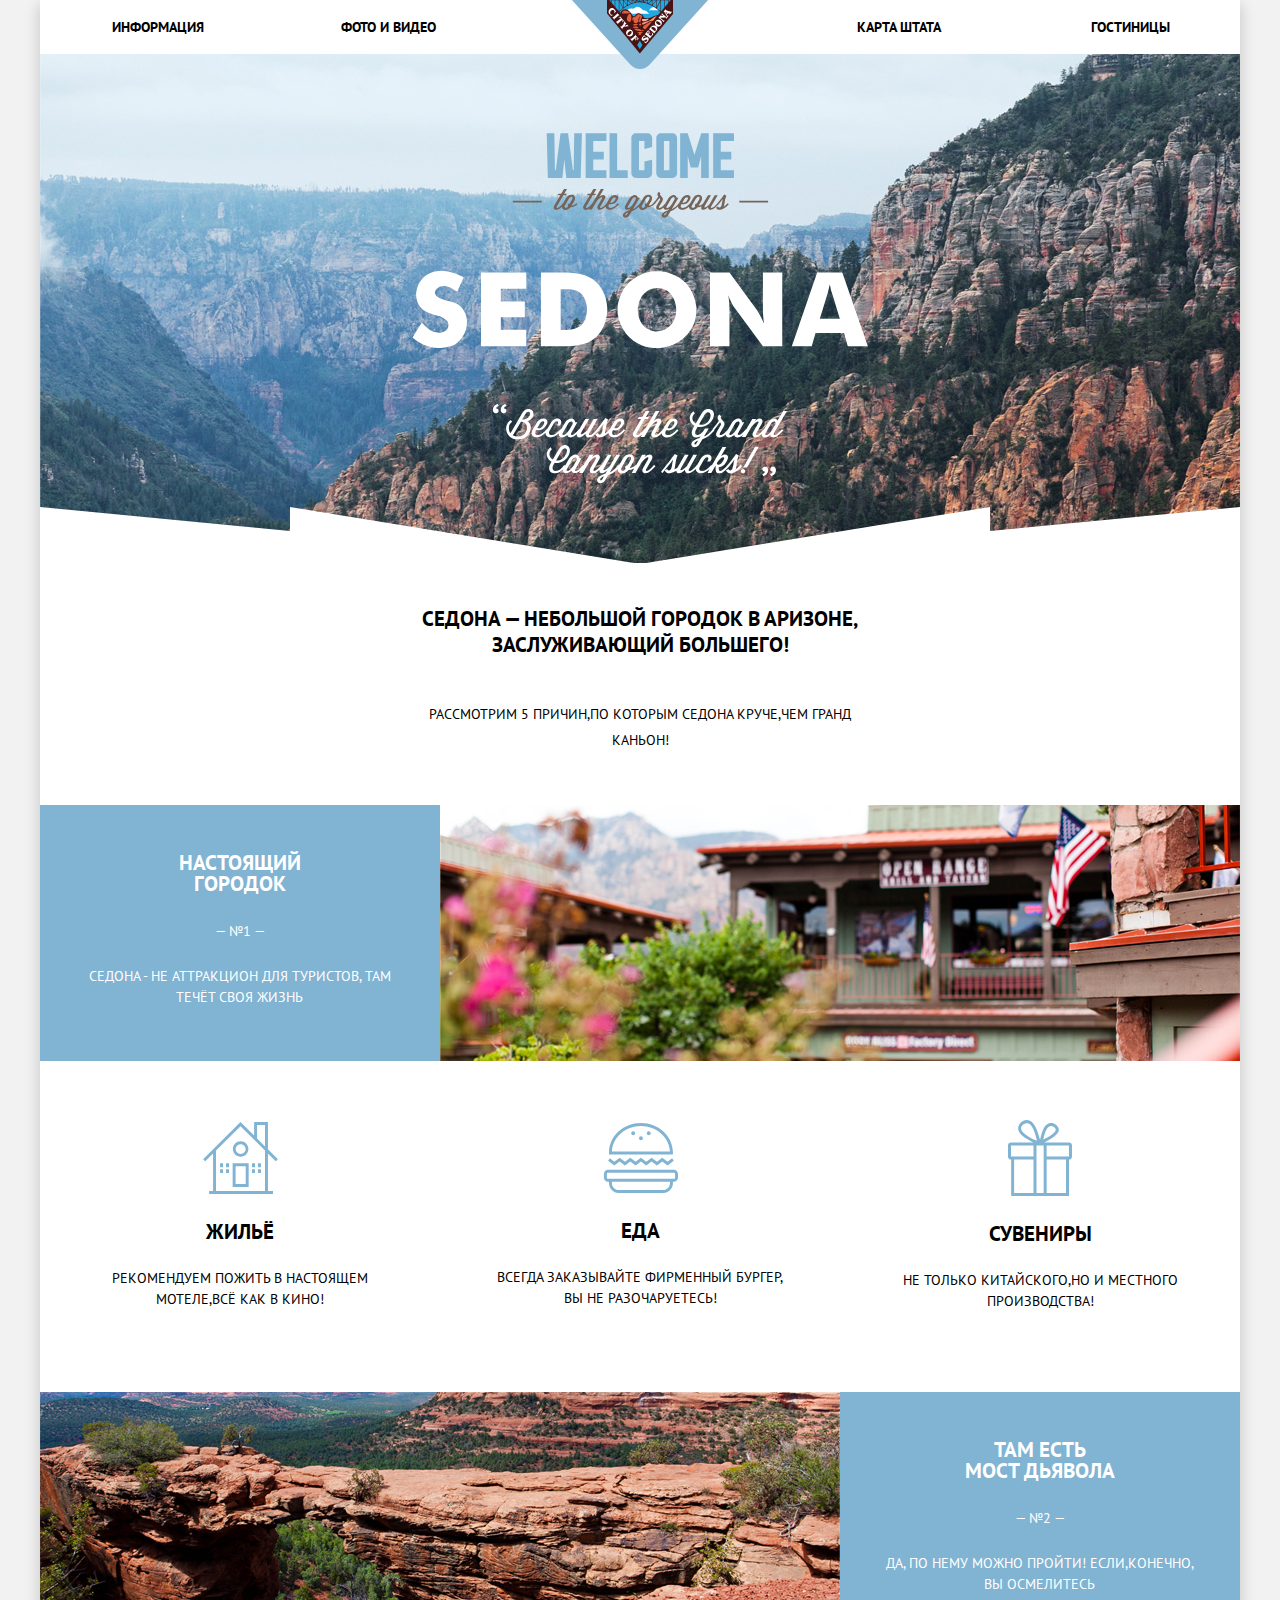
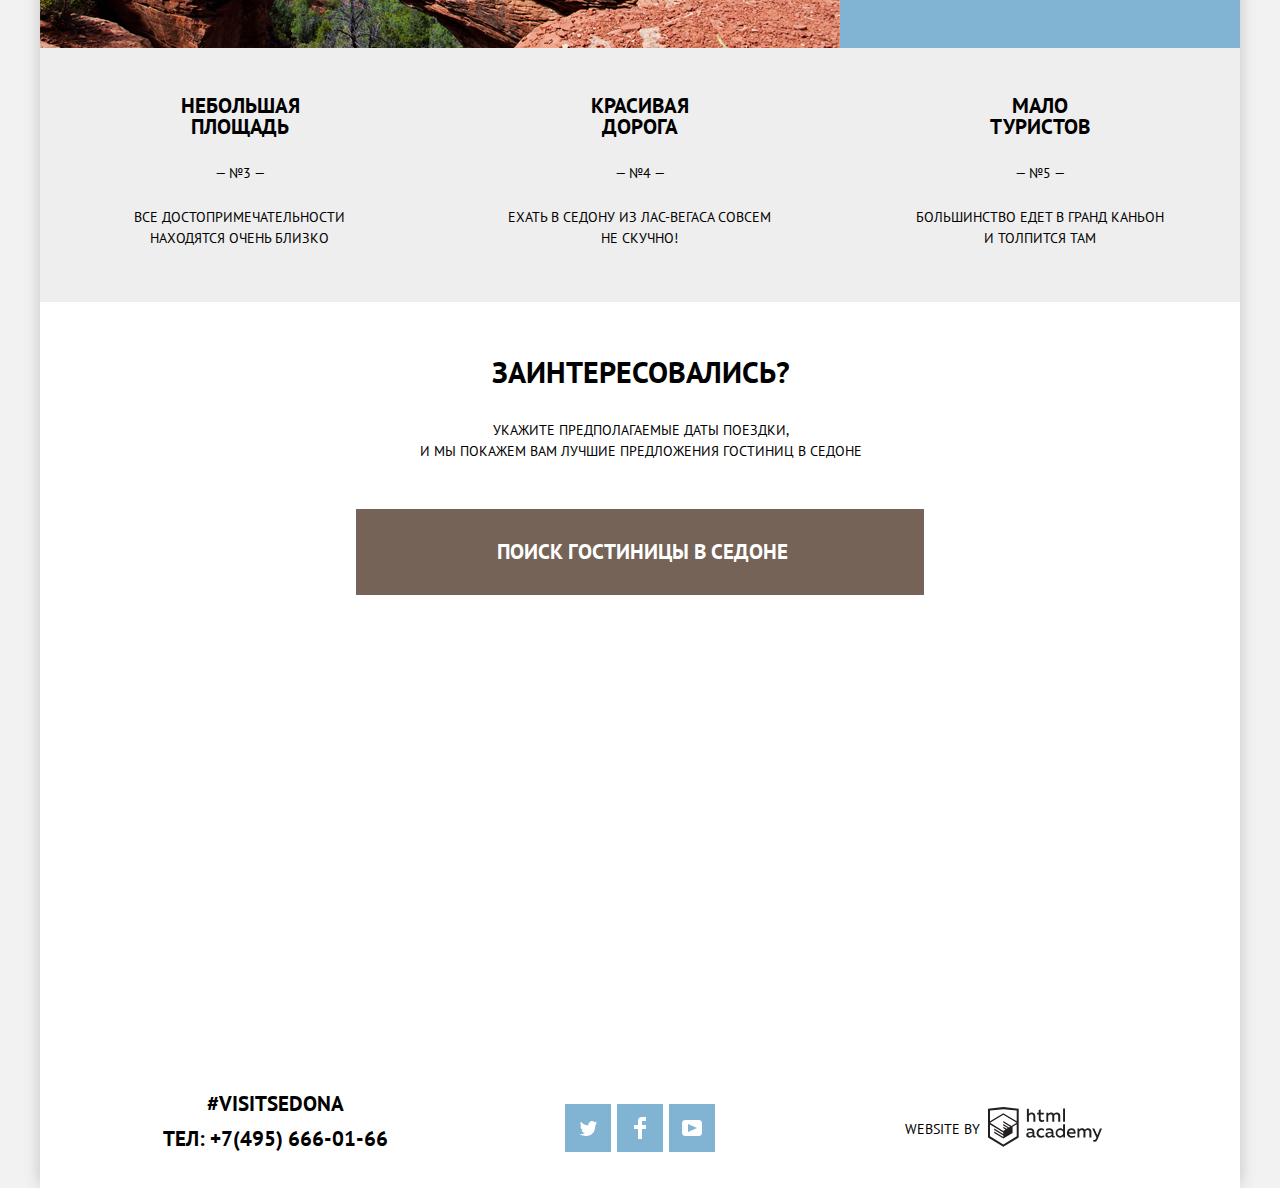
<file: index.html>
<!DOCTYPE html>
<html class="page" lang="ru">
<head>
	<meta charset="utf-8">
	<title>Проект: Седона</title>
	<link href="https://fonts.googleapis.com/css2?family=PT+Sans:wght@400;700&display=swap" rel="stylesheet">
	<link href="css/min-normalize.css" rel="stylesheet">
	<link href="css/min-style.css" rel="stylesheet">
</head>
<body class="page-body">
	<div class="content">
		<header class="main-header">
			<a class="logo-sedona"><img alt="Лого" height="70" src="img/logo-sedona.svg" width="138"></a>
			<nav class="main-navigation">
				<ul class="menu-list">
					<li class="menu-item">
						<a class="menu-item-link" href="blank.html">Информация</a>
					</li>
					<li class="menu-item">
						<a class="menu-item-link" href="blank.html">Фото и Видео</a>
					</li>
					<li class="menu-item">
						<a class="menu-item-link" href="blank.html">Карта штата</a>
					</li>
					<li class="menu-item">
						<a class="menu-item-link" href="inner.html">Гостиницы</a>
					</li>
				</ul>
			</nav>
		</header>
		<main class="container">
			<div class="background"><img alt="Welcome" class="background2" height="351" src="img/welcome.svg" width="457"></div>
			<div class="about-reasons">
				<h2 class="reasons-title">седона — небольшой городок в аризоне,<br>
				заслуживающий большего!</h2>
				<p class="reasons-description">рассмотрим 5 причин,по которым седона круче,чем гранд каньон!</p>
			</div>
			<section>
				<div class="reasons">
					<div class="reasons-with-image">
						<h2 class="reasons-name white">настоящий<br>
						городок</h2>
						<p class="reasons-number white">— №1 —</p>
						<p class="reasons-text white">седона - не аттракцион для туристов, там<br>
						течёт своя жизнь</p>
					</div>
					<div><img alt="Фото террасы" class="reason-photo" height="256" src="img/image.jpg" width="800"></div>
				</div>
				<div class="specials">
					<div class="specials-type">
						<svg height="72" viewbox="0 0 75 72" width="75" xmlns="http://www.w3.org/2000/svg">
						<path clip-rule="evenodd" d="M45.656 65.033H29.656V41.21H45.656V65.033ZM42.718 44.134H32.593V62.11H42.718V44.134Z" fill="#81B3D2" fill-rule="evenodd"></path>
						<path clip-rule="evenodd" d="M72.7711 39.253L74.8471 37.185L64.9391 27.32V0H51.1271V13.567L37.5001 0L0.1521 37.185L2.2291 39.253L10.0611 31.458V69.076H6.1241V72H69.9991V69.076H64.9401V31.458L72.7711 39.253ZM62.0021 69.076H12.9991V28.534L37.5001 4.149L62.0021 28.534V69.076ZM54.0641 16.492L62.0021 24.394V2.924H54.0641V16.492Z" fill="#81B3D2" fill-rule="evenodd"></path>
						<path clip-rule="evenodd" d="M37.656 34.7929C33.376 34.7929 29.906 31.3409 29.906 27.0799C29.906 22.8209 33.375 19.3669 37.656 19.3669C41.935 19.3669 45.406 22.8209 45.406 27.0799C45.406 31.3409 41.935 34.7929 37.656 34.7929ZM42.625 27.0799C42.625 24.3489 40.4 22.1349 37.656 22.1349C34.911 22.1349 32.686 24.3489 32.686 27.0799C32.686 29.8119 34.91 32.0279 37.656 32.0279C40.4 32.0279 42.625 29.8119 42.625 27.0799ZM17.061 41.2099H20.061V45.1289H17.061V41.2099ZM25.999 41.2099H22.999V45.1289H25.999V41.2099ZM17.061 47.1819H20.061V51.1009H17.061V47.1819ZM25.999 47.1819H22.999V51.1009H25.999V47.1819ZM48.998 41.2099H51.998V45.1289H48.998V41.2099ZM57.936 41.2099H54.936V45.1289H57.936V41.2099ZM48.998 47.1819H51.998V51.1009H48.998V47.1819ZM57.936 47.1819H54.936V51.1009H57.936V47.1819Z" fill="#81B3D2" fill-rule="evenodd"></path></svg>
						<h2 class="specials-name">жильё</h2>
						<p class="specials-description">рекомендуем пожить в настоящем<br>
						мотеле,всё как в кино!</p>
					</div>
					<div class="specials-type">
						<svg height="70" viewbox="0 0 75 70" width="75" xmlns="http://www.w3.org/2000/svg">
						<path clip-rule="evenodd" d="M8.97802 31.544H69.855C69.896 30.925 69.924 30.303 69.924 29.674C69.924 29.2812 69.9081 28.8934 69.8922 28.5046V28.5045L69.892 28.501C69.227 12.657 55.186 0 37.952 0C20.719 0 6.67702 12.657 6.01302 28.501C5.99602 28.891 5.98102 29.281 5.98102 29.674C5.98102 30.303 6.00902 30.925 6.05102 31.544H8.97802ZM21.957 42.465L16.634 38.406L11.308 42.465L5.12002 37.751L6.84102 35.294L11.308 38.695L16.635 34.638L21.958 38.695L27.283 34.638L32.611 38.695L37.939 34.638L43.267 38.695L48.596 34.638L53.923 38.695L59.253 34.639L64.589 38.696L69.063 35.293L70.783 37.752L64.589 42.464L59.253 38.405L53.923 42.465L48.596 38.406L43.267 42.465L37.939 38.406L32.611 42.465L27.283 38.406L21.957 42.465ZM5.05102 46.71H70.854C73.128 46.71 74.988 48.65 74.988 51.023V54.527C74.988 56.899 73.127 58.84 70.853 58.84H69.923V59.893C69.923 65.429 65.581 69.958 60.275 69.958H15.629C10.322 69.958 5.98102 65.429 5.98102 59.893V58.84H5.05102C2.77702 58.84 0.916016 56.899 0.916016 54.527V51.023C0.916016 48.65 2.77702 46.71 5.05102 46.71ZM60.276 66.915C63.987 66.915 67.006 63.765 67.006 59.894H67.005V58.841H8.89802V59.894C8.89802 63.765 11.918 66.915 15.629 66.915H60.276ZM72.071 54.527C72.071 55.215 71.513 55.798 70.853 55.798H5.05102C4.39102 55.798 3.83402 55.216 3.83402 54.527V51.023C3.83402 50.335 4.39202 49.752 5.05102 49.752H70.853C71.513 49.752 72.071 50.334 72.071 51.023V54.527ZM66.973 28.501C66.302 14.359 53.543 3.043 37.952 3.043C22.361 3.043 9.60402 14.359 8.93102 28.501H66.973Z" fill="#81B3D2" fill-rule="evenodd"></path>
						<path d="M37.9521 17.29C39.0263 17.29 39.8971 16.3811 39.8971 15.26C39.8971 14.1388 39.0263 13.23 37.9521 13.23C36.8779 13.23 36.0071 14.1388 36.0071 15.26C36.0071 16.3811 36.8779 17.29 37.9521 17.29Z" fill="#81B3D2"></path>
						<path d="M30.1721 12.26C31.2468 12.26 32.1181 11.3511 32.1181 10.23C32.1181 9.10881 31.2468 8.19995 30.1721 8.19995C29.0973 8.19995 28.2261 9.10881 28.2261 10.23C28.2261 11.3511 29.0973 12.26 30.1721 12.26Z" fill="#81B3D2"></path>
						<path d="M45.7321 12.26C46.8069 12.26 47.6781 11.3511 47.6781 10.23C47.6781 9.10881 46.8069 8.19995 45.7321 8.19995C44.6574 8.19995 43.7861 9.10881 43.7861 10.23C43.7861 11.3511 44.6574 12.26 45.7321 12.26Z" fill="#81B3D2"></path></svg>
						<h2 class="specials-name">еда</h2>
						<p class="specials-description">всегда заказывайте фирменный бургер,<br>
						вы не разочаруетесь!</p>
					</div>
					<div class="specials-type">
						<svg height="77" viewbox="0 0 64 77" width="64" xmlns="http://www.w3.org/2000/svg">
						<path clip-rule="evenodd" d="M61.097 23.501H36.312C50.125 16.602 51.229 12.25 50.72 9.816C49.558 5.853 45.028 2.793 40.718 4.409C35.149 6.498 33.581 14.797 32.074 20.796C30.15 14.726 28.29 6.982 23.938 3.059C22.677 1.921 20.843 0.794999 18.175 1.031C14.149 1.387 8.373 6.413 10.717 12.012C12.968 17.39 20.404 20.789 25.295 23.501H2.879C1.29355 23.5026 0.00715075 24.7846 0 26.37V37.692C0.00715075 39.2774 1.29355 40.5594 2.879 40.561H3.153V77H60.994V40.561H61.097C62.6828 40.5599 63.9698 39.2778 63.977 37.692V26.37C63.9698 24.7842 62.6828 23.5021 61.097 23.501ZM42.413 6.944C44.516 6.634 47.395 8.243 47.668 10.153C48.061 12.909 44.268 15.408 42.582 16.574C40.059 18.318 37.654 19.217 35.295 20.629C36.179 16.939 37.844 7.618 42.413 6.944ZM19.531 16.912C17.306 15.427 12.987 12.481 13.091 9.141C13.203 5.546 18.834 2.571 21.905 5.255C25.761 8.626 27.618 16.36 29.024 21.812C25.775 20.273 22.696 19.024 19.531 16.912ZM25.503 74.026H6.136V40.561H25.504V74.026H25.503ZM25.503 37.524H3.046V26.538H25.503V37.524ZM35.66 37.524V74.027H28.486V26.538H35.66V37.524ZM58.011 74.026H38.644V40.561H58.011V74.026ZM60.931 37.524H38.644V26.538H60.931V37.524Z" fill="#81B3D2" fill-rule="evenodd"></path></svg>
						<h2 class="specials-name">Сувениры</h2>
						<p class="specials-description">не только китайского,но и местного<br>
						производства!</p>
					</div>
				</div>
				<div class="reasons reasons--reverse">
				<div class="reasons-with-image">
					<h2 class="reasons-name white">там есть<br>
					мост дьявола</h2>
					<p class="reasons-number white">— №2 —</p>
					<p class="reasons-text white">да, по нему можно пройти! если,конечно, вы осмелитесь</p>
				</div><img alt="Фото террасы" height="256" src="img/image-2.jpg" width="800"></div>
				<div class="reasons">
					<div class="reasons-information">
						<h2 class="reasons-name">небольшая<br>
						площадь</h2>
						<p class="reasons-number">— №3 —</p>
						<p class="reasons-text">все достопримечательности<br>
						находятся очень близко</p>
					</div>
					<div class="reasons-information">
						<h2 class="reasons-name">красивая<br>
						дорога</h2>
						<p class="reasons-number">— №4 —</p>
						<p class="reasons-text">ехать в седону из лас-вегаса совсем<br>
						не скучно!</p>
					</div>
					<div class="reasons-information">
						<h2 class="reasons-name">мало<br>
						туристов</h2>
						<p class="reasons-number">— №5 —</p>
						<p class="reasons-text">большинство едет в гранд каньон<br>
						и толпится там</p>
					</div>
				</div>
			</section>
			<div class="search">
				<h2 class="search-title">заинтересовались?</h2>
				<p class="search-description">укажите предполагаемые даты поездки,<br>
				и мы покажем вам лучшие предложения гостиниц в седоне</p>
			</div>
			<div class="hotel-form">
				<a class="search-hotel" href="form.html"><span class="search-hotel-link">поиск гостиницы в седоне</span></a>
				<div class="modal search-container">
					<form action="https://echo.htmlacademy.ru" class="search-form" method="post">
						<div class="filter-hotel-form">
							<div class="date-information">
								<p class="date"><label for="arriving-date">дата заезда:</label></p>
								<div class="date-inputzone">
									<input class="search-field arriving" id="arriving-date" name="date" placeholder="24 апреля 2017" type="text" value=""> <button class="calendar" type="button"><svg height="23" viewbox="0 0 21 23" width="21" xmlns="http://www.w3.org/2000/svg">
									<path clip-rule="evenodd" d="M16.406 3.02498H19.251C20.217 3.02498 21 3.84698 21 4.86198V21.164C21 22.179 20.217 23 19.251 23H1.75C0.784 23 0 22.179 0 21.164V4.86198C0 3.84698 0.784 3.02498 1.75 3.02498H4.593V1.64798C4.593 1.26698 4.887 0.958984 5.25 0.958984C5.612 0.958984 5.906 1.26698 5.906 1.64798V3.02498H9.844V1.64798C9.844 1.26698 10.138 0.958984 10.501 0.958984C10.862 0.958984 11.156 1.26698 11.156 1.64798V3.02498H15.094V1.64798C15.094 1.26698 15.387 0.958984 15.75 0.958984C16.112 0.958984 16.406 1.26698 16.406 1.64798V3.02498ZM19.5646 21.484C19.6466 21.3979 19.691 21.2828 19.688 21.164H19.689V4.86198C19.689 4.60898 19.493 4.40298 19.252 4.40298H16.407V5.78098C16.407 6.16198 16.113 6.46998 15.751 6.46998C15.388 6.46998 15.095 6.16198 15.095 5.78098V4.40298H11.157V5.78098C11.157 6.16198 10.863 6.46998 10.502 6.46998C10.139 6.46998 9.845 6.16198 9.845 5.78098V4.40298H5.907V5.78098C5.907 6.16198 5.613 6.46998 5.251 6.46998C4.888 6.46998 4.594 6.16198 4.594 5.78098V4.40298H1.75C1.50263 4.40953 1.30696 4.61458 1.312 4.86198V21.164C1.30696 21.4114 1.50263 21.6164 1.75 21.623H19.251C19.3698 21.6201 19.4826 21.5701 19.5646 21.484Z" fill-rule="evenodd"></path>
									<path clip-rule="evenodd" d="M4.59399 9.2251H7.21899V11.2911H4.59399V9.2251ZM4.59399 12.6681H7.21899V14.7351H4.59399V12.6681ZM7.21899 16.1121H4.59399V18.1781H7.21899V16.1121ZM9.18799 16.1121H11.813V18.1781H9.18799V16.1121ZM11.813 12.6681H9.18799V14.7351H11.813V12.6681ZM9.18799 9.2251H11.813V11.2911H9.18799V9.2251ZM16.406 16.1121H13.781V18.1781H16.406V16.1121ZM13.781 12.6681H16.406V14.7351H13.781V12.6681ZM16.406 9.2251H13.781V11.2911H16.406V9.2251Z" fill-rule="evenodd"></path></svg></button>
								</div>
							</div>
							<div class="date-information departure">
								<p class="date"><label for="departure-date">дата выезда:</label></p>
								<div class="date-inputzone">
									<input class="search-field departure-day" id="departure-date" name="date" placeholder="4 июля 2017" type="text" value=""> <button class="calendar" type="button"><svg height="23" viewbox="0 0 21 23" width="21" xmlns="http://www.w3.org/2000/svg">
									<path clip-rule="evenodd" d="M16.406 3.02498H19.251C20.217 3.02498 21 3.84698 21 4.86198V21.164C21 22.179 20.217 23 19.251 23H1.75C0.784 23 0 22.179 0 21.164V4.86198C0 3.84698 0.784 3.02498 1.75 3.02498H4.593V1.64798C4.593 1.26698 4.887 0.958984 5.25 0.958984C5.612 0.958984 5.906 1.26698 5.906 1.64798V3.02498H9.844V1.64798C9.844 1.26698 10.138 0.958984 10.501 0.958984C10.862 0.958984 11.156 1.26698 11.156 1.64798V3.02498H15.094V1.64798C15.094 1.26698 15.387 0.958984 15.75 0.958984C16.112 0.958984 16.406 1.26698 16.406 1.64798V3.02498ZM19.5646 21.484C19.6466 21.3979 19.691 21.2828 19.688 21.164H19.689V4.86198C19.689 4.60898 19.493 4.40298 19.252 4.40298H16.407V5.78098C16.407 6.16198 16.113 6.46998 15.751 6.46998C15.388 6.46998 15.095 6.16198 15.095 5.78098V4.40298H11.157V5.78098C11.157 6.16198 10.863 6.46998 10.502 6.46998C10.139 6.46998 9.845 6.16198 9.845 5.78098V4.40298H5.907V5.78098C5.907 6.16198 5.613 6.46998 5.251 6.46998C4.888 6.46998 4.594 6.16198 4.594 5.78098V4.40298H1.75C1.50263 4.40953 1.30696 4.61458 1.312 4.86198V21.164C1.30696 21.4114 1.50263 21.6164 1.75 21.623H19.251C19.3698 21.6201 19.4826 21.5701 19.5646 21.484Z" fill-rule="evenodd"></path>
									<path clip-rule="evenodd" d="M4.59399 9.2251H7.21899V11.2911H4.59399V9.2251ZM4.59399 12.6681H7.21899V14.7351H4.59399V12.6681ZM7.21899 16.1121H4.59399V18.1781H7.21899V16.1121ZM9.18799 16.1121H11.813V18.1781H9.18799V16.1121ZM11.813 12.6681H9.18799V14.7351H11.813V12.6681ZM9.18799 9.2251H11.813V11.2911H9.18799V9.2251ZM16.406 16.1121H13.781V18.1781H16.406V16.1121ZM13.781 12.6681H16.406V14.7351H13.781V12.6681ZM16.406 9.2251H13.781V11.2911H16.406V9.2251Z" fill-rule="evenodd"></path></svg></button>
								</div>
							</div>
							<div class="adults-child">
								<p class="adults"><label for="adults">взрослые:</label></p>
								<div class="inputzone">
									<button class="button-plus-minus minus" type="button"><svg height="3" viewbox="0 0 12 3" width="12" xmlns="http://www.w3.org/2000/svg">
									<rect height="3" width="12"></rect></svg></button> <input class="search-field" id="adults" name="quantity" type="text" value="2"> <button class="button-plus-minus" type="button"><svg height="11" viewbox="0 0 11 11" width="11" xmlns="http://www.w3.org/2000/svg">
									<path clip-rule="evenodd" d="M4.23086 6.76932V11H6.76932V6.76932H11V4.23086H6.76932V0H4.23085V4.23086H0V6.76932H4.23086Z" fill-rule="evenodd"></path></svg></button>
								</div>
								<p class="children"><label for="children">дети:</label></p>
								<div class="inputzone">
									<button class="button-plus-minus minus" type="button"><svg height="3" viewbox="0 0 12 3" width="12" xmlns="http://www.w3.org/2000/svg">
									<rect height="3" width="12"></rect></svg></button> <input class="search-field" id="children" name="quantity" type="text" value="0"> <button class="button-plus-minus" type="button"><svg height="11" viewbox="0 0 11 11" width="11" xmlns="http://www.w3.org/2000/svg">
									<path clip-rule="evenodd" d="M4.23086 6.76932V11H6.76932V6.76932H11V4.23086H6.76932V0H4.23085V4.23086H0V6.76932H4.23086Z" fill-rule="evenodd"></path></svg></button>
								</div>
							</div>
							<div class="button-search-hotel">
								<button class="search-button" type="submit"><span class="search-button-active">найти</span></button>
							</div>
						</div>
					</form>
				</div>
				<div class="map">
					<iframe allowfullscreen aria-hidden="false" height="585" src="https://www.google.com/maps/embed?pb=!1m14!1m8!1m3!1d26191.715720286822!2d-111.7933366!3d34.8571202!3m2!1i1024!2i768!4f13.1!3m3!1m2!1s0x872da132f942b00d%3A0x5548c523fa6c8efd!2z0KHQtdC00L7QvdCwLCDQkNGA0LjQt9C-0L3QsCA4NjMzNiwg0KHQqNCQ!5e0!3m2!1sru!2sde!4v1592163135734!5m2!1sru!2sde" style="border:0;" tabindex="0" width="1200"></iframe>
				</div>
			</div>
		</main>
		<footer class="page-footer main-footer">
			<section class="contacts">
				<h2 hidden="">обратная связь</h2>
				<div class="hashtag">
					#visitsedona
				</div>
				<div class="tel">
					<a href="tel:+74956660266">тел: +7(495) 666-01-66</a>
				</div>
			</section>
			<section class="social-network">
				<ul class="social-button">
					<li class="social-icon">
						<a aria-label="twitter" href="#"><svg class="twitter" height="15" viewbox="0 0 17 15" width="17" xmlns="http://www.w3.org/2000/svg">
						<path d="M10.95.144c1.685-.496 2.984.27 3.577 1.179.673-.231 1.331-.481 2.011-.708a2.345 2.345 0 0 1-.857 1.768c.685.17 1.304-.491 1.304-.491-.169 1-1.006 1.788-1.563 2.024-.231 6.75-3.175 11.217-10.077 11.082h-.446c-.41 0-4.164-.46-4.898-1.887 2.271.196 3.893-.422 4.693-1.177-.96-.3-2.679-.477-2.979-2.95.349.106.564.228 1.19.119C1.705 8.247.374 7.53.448 5.33c.285.328 1.067.536 1.34.472C1.085 5.561-.182 2.442.894.85c1.818 1.854 3.735 3.606 7.152 3.773C8.254 2.33 9.183.793 10.95.144z" fill="#FFF"></path></svg></a>
					</li>
					<li class="social-icon">
						<a aria-label="facebook" href="#"><svg class="facebook" height="22" viewbox="0 0 12 22" width="12" xmlns="http://www.w3.org/2000/svg">
						<path d="M12 4V0H8a4 4 0 0 0-4 4v4H0v4h4v10h4V12h4V8H8V4h4z" fill="#FFF"></path></svg></a>
					</li>
					<li class="social-icon">
						<a aria-label="youtube" href="#"><svg class="youtube" height="16" viewbox="0 0 20 16" width="20" xmlns="http://www.w3.org/2000/svg">
						<path d="M17 0H3C1.35 0 0 1.35 0 3v10c0 1.65 1.35 3 3 3h14c1.65 0 3-1.35 3-3V3c0-1.65-1.35-3-3-3zM6.027 11.998V4.002L15.014 8l-8.987 3.998z" fill="#FFF"></path></svg></a>
					</li>
				</ul>
			</section>
			<div class="link-htmlacademy">
				<span class="link-text">website by</span>
				<div class="copyright">
					<a class="link-logo" href="https://htmlacademy.ru/intensive/htmlcss"><svg height="41" viewbox="0 0 115 41" width="115" xmlns="http://www.w3.org/2000/svg">
					<path clip-rule="evenodd" d="M15.5197 1.05737H15.3509L0 2.71895V31.4945L15.3509 40.8382L30.7018 31.4945V2.71895L15.5197 1.05737ZM77.0183 2.62185H75.0876V15.7311H77.0183V2.62185ZM40.8619 2.63264V7.76843C41.6131 6.9864 42.6386 6.5436 43.7105 6.53843C44.6823 6.47908 45.6329 6.84495 46.3253 7.54479C47.0177 8.24462 47.3866 9.21244 47.3399 10.2068V15.7634H45.367V10.4658C45.4231 9.94897 45.2754 9.43059 44.9566 9.02553C44.6377 8.62047 44.174 8.36218 43.6683 8.3079H43.3518C42.3456 8.36979 41.4321 8.9295 40.9041 9.80764V15.7634H38.8995V2.63264H40.8619ZM77.0183 31.4837H75.2775V30.0595C74.4828 31.1353 73.23 31.7538 71.9119 31.7211C69.4751 31.5528 67.5825 29.4822 67.5825 26.9845C67.5825 24.4867 69.4751 22.4162 71.9119 22.2479C73.1195 22.2052 74.2818 22.7203 75.0771 23.6505V18.3205H77.0183V31.4837ZM47.0656 30.0595C47.263 30.0515 47.4583 30.0152 47.6459 29.9516V31.3866C47.2482 31.5404 46.826 31.6172 46.4009 31.6132C45.6482 31.6769 44.9394 31.2429 44.639 30.5342C43.7036 31.31 42.5302 31.7227 41.3261 31.6995C39.733 31.6995 38.256 30.804 38.256 28.9482C38.256 26.65 40.3661 25.9379 42.1702 25.9379C42.9402 25.9505 43.707 26.0408 44.4596 26.2076V25.884C44.4596 24.805 43.6578 23.9742 42.1491 23.9742C41.0585 23.9764 39.9804 24.2116 38.9839 24.6647V22.8305C40.0678 22.451 41.204 22.2506 42.3495 22.2371C44.8394 22.2371 46.3693 23.4455 46.3693 26.1753V29.4121C46.3546 29.5668 46.401 29.721 46.4981 29.8406C46.5951 29.9601 46.7349 30.035 46.8862 30.0487H47.0656V30.0595ZM40.2711 28.8403C40.298 29.229 40.4761 29.5905 40.7655 29.844C41.055 30.0974 41.4317 30.2217 41.8115 30.189H41.9275C42.8819 30.1906 43.7973 29.8022 44.4702 29.11V27.5779C43.842 27.4414 43.2026 27.3655 42.5605 27.3513C41.5055 27.3513 40.2817 27.7074 40.2817 28.8403H40.2711ZM56.0229 22.9384C55.1962 22.4632 54.2596 22.2246 53.3115 22.2479H52.9422C51.7332 22.2873 50.5891 22.8166 49.7619 23.7192C48.9347 24.6218 48.4923 25.8236 48.5321 27.06V27.5024C48.6957 30.0004 50.805 31.8921 53.2482 31.7318C54.2519 31.7555 55.2477 31.5452 56.1601 31.1168V29.2718C55.3769 29.7215 54.4945 29.9591 53.5963 29.9624C52.5199 30.0288 51.4963 29.4793 50.9385 28.5356C50.3806 27.5918 50.3806 26.4095 50.9385 25.4658C51.4963 24.522 52.5199 23.9725 53.5963 24.039C54.461 24.0357 55.3066 24.2989 56.0229 24.7942V22.9384ZM66.1514 30.0595C66.3488 30.0515 66.5441 30.0152 66.7317 29.9516V31.3866C66.334 31.5404 65.9118 31.6172 65.4867 31.6132C64.734 31.6769 64.0252 31.2429 63.7248 30.5342C62.7894 31.31 61.616 31.7227 60.4119 31.6995C58.8188 31.6995 57.3417 30.804 57.3417 28.9482C57.3417 26.65 59.4518 25.9379 61.256 25.9379C62.0259 25.9505 62.7928 26.0408 63.5454 26.2076V25.884C63.5454 24.805 62.7436 23.9742 61.2349 23.9742C60.1443 23.9764 59.0662 24.2116 58.0697 24.6647V22.8305C59.1536 22.451 60.2897 22.2506 61.4353 22.2371C63.9252 22.2371 65.455 23.4455 65.455 26.1753V29.4121C65.4404 29.5668 65.4868 29.721 65.5838 29.8406C65.6809 29.9601 65.8207 30.035 65.972 30.0487H66.1514V30.0595ZM59.855 29.8481C59.5632 29.5943 59.3837 29.2311 59.3569 28.8403H59.378C59.378 27.7074 60.5385 27.3513 61.6569 27.3513C62.299 27.3655 62.9383 27.4414 63.5665 27.5779V29.11C62.8937 29.8022 61.9782 30.1906 61.0239 30.189H60.9078C60.5263 30.2247 60.1469 30.1019 59.855 29.8481ZM69.3271 26.9305C69.3271 25.2859 70.6308 23.9526 72.239 23.9526L72.2601 24.0066C73.4742 24.0066 74.5742 24.7382 75.0665 25.8732V28.0311C74.5856 29.1871 73.4673 29.9296 72.239 29.9084C70.6308 29.9084 69.3271 28.5752 69.3271 26.9305ZM83.3486 22.2479C86.8408 22.2479 88.0541 25.1395 87.4844 27.7397H80.922C81.1436 29.3582 82.6839 30.0163 84.2876 30.0163C85.2509 30.0196 86.2027 29.8021 87.0729 29.3797V31.1061C86.0736 31.5421 84.9939 31.7519 83.9078 31.7211C81.2385 31.7211 78.8963 30.189 78.8963 26.9521C78.8362 25.7502 79.2482 24.5736 80.0408 23.6841C80.8334 22.7945 81.9408 22.2658 83.1165 22.2155H83.3486V22.2479ZM80.8693 26.1753C80.9704 24.8237 82.1216 23.8104 83.4436 23.9095H83.4858C84.1064 23.8531 84.7196 24.08 85.1612 24.5295C85.6028 24.979 85.8275 25.6051 85.7752 26.24H80.8693V26.1753ZM89.489 31.4621V22.4961H91.2298V23.575C91.9777 22.7197 93.041 22.2229 94.1628 22.2047C95.2951 22.1328 96.3712 22.7163 96.9482 23.7153C97.7407 22.8335 98.8477 22.3161 100.018 22.2803C100.952 22.2327 101.859 22.6011 102.507 23.2901C103.154 23.9792 103.478 24.9213 103.394 25.8732V31.4837H101.39V25.9271C101.437 25.4734 101.306 25.0191 101.024 24.6647C100.743 24.3104 100.336 24.0852 99.8917 24.039H99.6174C98.7512 24.0941 97.9525 24.536 97.4335 25.2474V31.4837H95.4289V25.9271C95.4728 25.47 95.3357 25.0139 95.0481 24.6611C94.7606 24.3082 94.3467 24.088 93.8991 24.0497H93.6881C92.7466 24.1344 91.8915 24.6449 91.3564 25.4416V31.5161H89.5312L89.489 31.4621ZM113.977 22.4745H111.972L109.324 29.2718L106.306 22.4853H104.196L108.417 31.5484L108.237 32.0016C107.72 33.3611 107.003 34.0516 106.053 34.0516C105.75 34.0548 105.447 34.0112 105.156 33.9221V35.6161C105.536 35.7125 105.926 35.7632 106.317 35.7671C107.646 35.7671 108.902 35.0226 109.851 32.6813L113.977 22.4745ZM52.689 6.78658V3.54974L50.7266 4.01369V6.73264H49.144V8.49132H50.7899V12.9905C50.7231 13.817 51.0244 14.6301 51.61 15.2038C52.1955 15.7775 53.0028 16.0505 53.8073 15.9468C54.5996 15.9535 55.3875 15.8259 56.139 15.5692V13.8429C55.5727 14.0781 54.9672 14.199 54.356 14.199C53.2165 14.199 52.689 13.8105 52.689 12.6237V8.5129H55.8541V6.78658H52.689ZM58.3862 15.7526V6.75421H60.1376V7.83316C60.8811 6.97655 61.9403 6.476 63.0601 6.45211C64.1624 6.38099 65.2146 6.93142 65.8032 7.88711C66.5958 7.00534 67.7028 6.48794 68.8734 6.45211C69.8138 6.41462 70.7233 6.79859 71.364 7.50353C72.0046 8.20846 72.3126 9.16418 72.2073 10.1205V15.7418H70.2028V10.1853C70.2499 9.73151 70.1184 9.27721 69.8373 8.92287C69.5561 8.56853 69.1485 8.34334 68.7046 8.29711H68.4619C67.5957 8.35228 66.797 8.7942 66.278 9.50553V15.7418H64.2734V10.1853C64.3206 9.73151 64.1891 9.27721 63.9079 8.92287C63.6268 8.56853 63.2191 8.34334 62.7752 8.29711H62.5326C61.5911 8.38181 60.736 8.89229 60.2009 9.68895V15.7634H58.3862V15.7526ZM28.6972 30.3033L28.7078 30.2968L28.6972 30.3184V30.3033ZM28.6972 18.3205V30.3033L15.3509 38.4321L2.00459 30.3184V18.5147L15.2876 26.6068V28.0311L6.18257 22.5284V23.9418L15.3404 29.5632V31.0629L6.19312 25.4955V26.9521L15.3509 32.5734L24.5826 26.9197V20.8129L28.6972 18.3205ZM28.7078 16.7776L25.0362 18.9355L23.3482 20.0145L15.3087 15.0837V16.4971L22.156 20.7266L22.0083 20.8237L20.9532 21.4063L15.2876 17.9537V19.3995L19.761 22.1184L18.706 22.8413L15.3298 20.7913V22.2047L17.5454 23.5426L15.2982 24.9021L2.11009 16.864L15.3087 8.72869L28.7078 16.7776ZM15.2876 7.27211L28.7078 15.3534V4.56395L15.3615 3.12895L2.01514 4.56395V15.3534L15.2876 7.27211Z" fill-rule="evenodd"></path></svg></a>
				</div>
			</div>
		</footer>
	</div>
	<script src="js/min-form.js">
	</script>
</body>
</html>
</file>
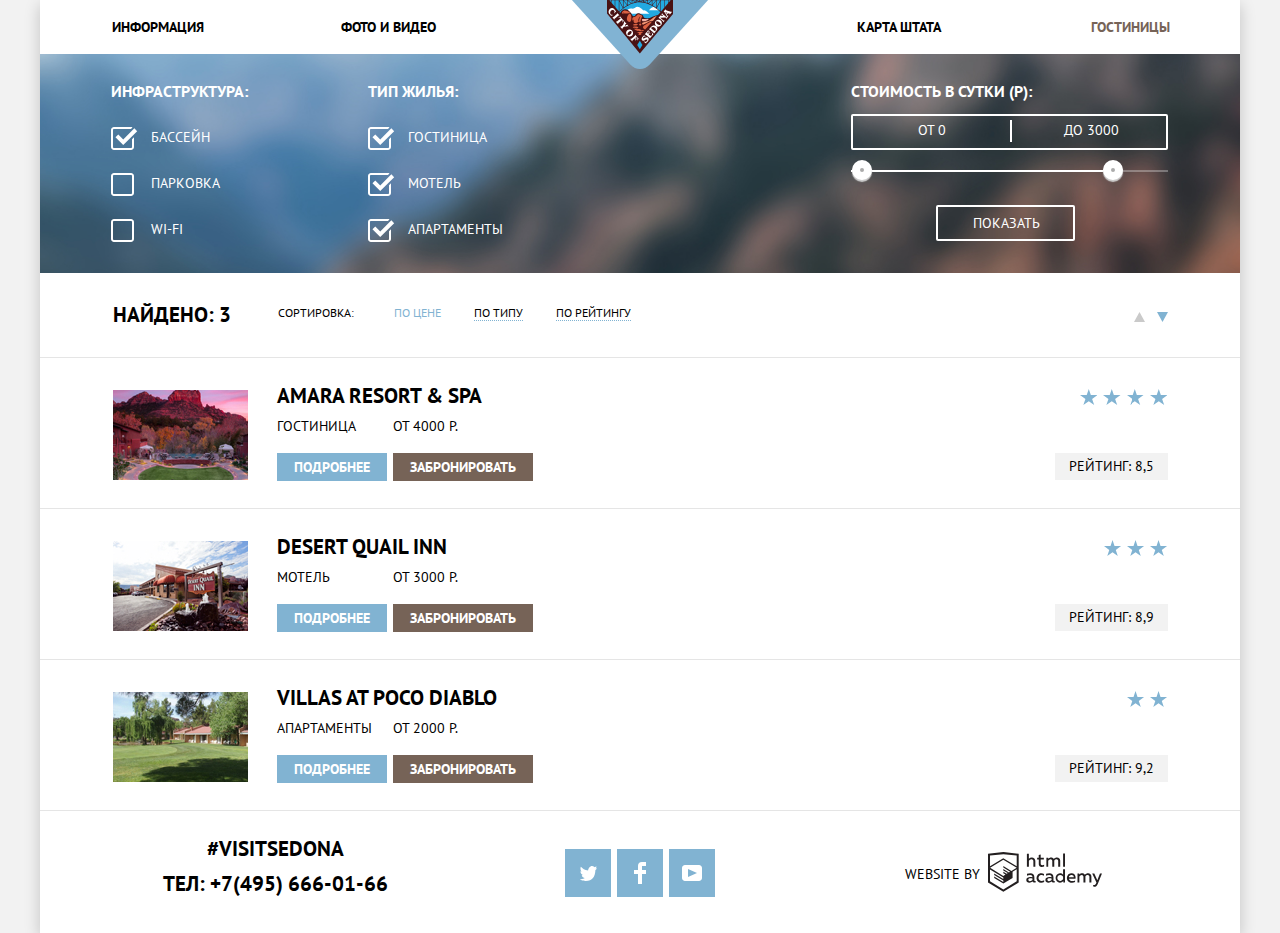
<file: inner.html>
<!DOCTYPE html>
<html class="page" lang="ru">
<head>
	<meta charset="utf-8">
	<title>Проект: Седона</title>
	<link href="https://fonts.googleapis.com/css2?family=PT+Sans:wght@400;700&display=swap" rel="stylesheet">
	<link href="css/min-normalize.css" rel="stylesheet">
	<link href="css/min-style.css" rel="stylesheet">
</head>
<body class="page-body">
	<div class="content">
		<header class="main-header">
			<a class="logo-sedona" href="index.html"><img alt="Лого" height="70" src="img/logo-sedona.svg" width="138"></a>
			<nav class="main-navigation">
				<ul class="menu-list">
					<li class="menu-item">
						<a class="menu-item-link" href="blank.html">Информация</a>
					</li>
					<li class="menu-item">
						<a class="menu-item-link" href="blank.html">Фото и Видео</a>
					</li>
					<li class="menu-item">
						<a class="menu-item-link" href="blank.html">Карта штата</a>
					</li>
					<li class="menu-item">
						<a class="menu-item-link--active" href="inner.html">Гостиницы</a>
					</li>
				</ul>
			</nav>
		</header>
		<main class="container">
			<div class="filter-hotel">
				<form action="https://echo.htmlacademy.ru" class="form" method="get">
					<div class="filter filter-infrastructure">
						<h3 class="filter-title">инфраструктура:</h3>
						<ul class="list-item">
							<li class="infrastructure-item"><label class="check-option"><input checked class="check_input" type="checkbox"> <span class="check_box"></span> <span class="check">бассейн</span></label></li>
							<li class="infrastructure-item"><label class="check-option"><input class="check_input" type="checkbox"> <span class="check_box"></span> <span class="check">парковка</span></label></li>
							<li class="infrastructure-item last-row"><label class="check-option"><input class="check_input" type="checkbox"> <span class="check_box"></span> <span class="check">wi-fi</span></label></li>
						</ul>
					</div>
					<div class="filter filter-accomodation">
						<h3 class="filter-title">тип жилья:</h3>
						<ul class="list-item">
							<li class="accomodation-item"><label class="check-option"><input checked class="check_input" type="checkbox"> <span class="check_box"></span> <span class="check">гостиница</span></label></li>
							<li class="accomodation-item"><label class="check-option"><input checked class="check_input" type="checkbox"> <span class="check_box"></span> <span class="check">мотель</span></label></li>
							<li class="accomodation-item last-row"><label class="check-option"><input checked class="check_input" type="checkbox"> <span class="check_box"></span> <span class="check">апартаменты</span></label></li>
						</ul>
					</div>
					<div class="filter-price">
						<h3 class="hotel-price">cтоимость в сутки (р):</h3>
						<div class="range-filter">
							<div class="price-controls">
								<label class="min-price">от <input name="min-price" type="text" value="0"></label> <label class="max-price">до <input name="max-price" type="text" value="3000"></label>
							</div>
							<div class="range-controls">
								<div class="scale">
									<div class="bar"></div>
								</div>
								<div class="toggle toggle-min" tabindex="0"></div>
								<div class="toggle toggle-max" tabindex="0"></div>
							</div><button class="show" type="submit">показать</button>
						</div>
					</div>
				</form>
			</div>
			<div class="found-list">
				<div class="found">
					найдено: 3
				</div>
				<ul class="assortment-result">
					<li class="assortment">сортировка:</li>
					<li class="assortment-type">
						<a class="assortment-link active" href="#">по цене</a>
					</li>
					<li class="assortment-type">
						<a class="assortment-link" href="#">по типу</a>
					</li>
					<li class="assortment-type">
						<a class="assortment-link" href="#">по рейтингу</a>
					</li>
				</ul>
				<div class="icons">
					<a aria-label="сортировать по возрастанию" class="icon-up" href="#"><svg height="10" viewbox="0 0 11 10" width="11" xmlns="http://www.w3.org/2000/svg">
					<path d="M5.5 0L0 10H11L5.5 0Z"></path></svg></a> <a aria-label="сортировать по убыванию" class="icon-down" href="#"><svg height="10" viewbox="0 0 11 10" width="11" xmlns="http://www.w3.org/2000/svg">
					<path d="M5.5 10L0 0H11"></path></svg></a>
				</div>
			</div>
			<div class="hotel">
				<div class="hotel-image"><img alt="Фото отеля" height="90" src="img/amarata.jpg" width="135"></div>
				<div class="hotel-description">
					<a class="hotel-name" href="#">amara resort & spa</a>
					<div class="hotel-item">
						<div class="hotel-type">
							гостиница
						</div>
						<div class="price">
							от 4000 р.
						</div>
					</div>
					<div class="info-book-link">
						<a class="link-hotelinfo" href="#">подробнее</a> <a class="book" href="#"><span class="book-active">забронировать</span></a>
					</div>
				</div>
				<div class="rating">
					<div class="stars"></div><span class="rating-star">рейтинг: 8,5</span>
				</div>
			</div>
			<div class="hotel">
				<div class="hotel-image"><img alt="Фото отеля" height="90" src="img/desert.jpg" width="135"></div>
				<div class="hotel-description">
					<a class="hotel-name" href="#">desert quail inn</a>
					<div class="hotel-item">
						<div class="hotel-type">
							мотель
						</div>
						<div class="price">
							от 3000 р.
						</div>
					</div>
					<div class="info-book-link">
						<a class="link-hotelinfo" href="#">подробнее</a> <a class="book" href="#"><span class="book-active">забронировать</span></a>
					</div>
				</div>
				<div class="rating">
					<div class="stars three-stars"></div><span class="rating-star">рейтинг: 8,9</span>
				</div>
			</div>
			<div class="hotel">
				<div class="hotel-image"><img alt="Фото отеля" height="90" src="img/villas.jpg" width="135"></div>
				<div class="hotel-description">
					<a class="hotel-name" href="#">villas at poco diablo</a>
					<div class="hotel-item">
						<div class="hotel-type">
							апартаменты
						</div>
						<div class="price">
							от 2000 р.
						</div>
					</div>
					<div class="info-book-link">
						<a class="link-hotelinfo" href="#">подробнее</a> <a class="book" href="#"><span class="book-active">забронировать</span></a>
					</div>
				</div>
				<div class="rating">
					<div class="stars two-stars"></div><span class="rating-star">рейтинг: 9,2</span>
				</div>
			</div>
		</main>
		<footer class="page-footer">
			<section class="contacts">
				<h2 hidden="">обратная связь</h2>
				<div class="hashtag">
					#visitsedona
				</div>
				<div class="tel">
					<a href="tel:+74956660266">тел: +7(495) 666-01-66</a>
				</div>
			</section>
			<section class="social-network">
				<ul class="social-button">
					<li class="social-icon">
						<a aria-label="twitter" href="#"><svg class="twitter" height="15" viewbox="0 0 17 15" width="17" xmlns="http://www.w3.org/2000/svg">
						<path d="M10.95.144c1.685-.496 2.984.27 3.577 1.179.673-.231 1.331-.481 2.011-.708a2.345 2.345 0 0 1-.857 1.768c.685.17 1.304-.491 1.304-.491-.169 1-1.006 1.788-1.563 2.024-.231 6.75-3.175 11.217-10.077 11.082h-.446c-.41 0-4.164-.46-4.898-1.887 2.271.196 3.893-.422 4.693-1.177-.96-.3-2.679-.477-2.979-2.95.349.106.564.228 1.19.119C1.705 8.247.374 7.53.448 5.33c.285.328 1.067.536 1.34.472C1.085 5.561-.182 2.442.894.85c1.818 1.854 3.735 3.606 7.152 3.773C8.254 2.33 9.183.793 10.95.144z" fill="#FFF"></path></svg></a>
					</li>
					<li class="social-icon">
						<a aria-label="facebook" href="#"><svg class="facebook" height="22" viewbox="0 0 12 22" width="12" xmlns="http://www.w3.org/2000/svg">
						<path d="M12 4V0H8a4 4 0 0 0-4 4v4H0v4h4v10h4V12h4V8H8V4h4z" fill="#FFF"></path></svg></a>
					</li>
					<li class="social-icon">
						<a aria-label="youtube" href="#"><svg class="youtube" height="16" viewbox="0 0 20 16" width="20" xmlns="http://www.w3.org/2000/svg">
						<path d="M17 0H3C1.35 0 0 1.35 0 3v10c0 1.65 1.35 3 3 3h14c1.65 0 3-1.35 3-3V3c0-1.65-1.35-3-3-3zM6.027 11.998V4.002L15.014 8l-8.987 3.998z" fill="#FFF"></path></svg></a>
					</li>
				</ul>
			</section>
			<div class="link-htmlacademy">
				<div class="link-text">
					website by
				</div>
				<div class="copyright">
					<a class="link-logo" href="https://htmlacademy.ru/intensive/htmlcss"><svg height="41" viewbox="0 0 115 41" width="115" xmlns="http://www.w3.org/2000/svg">
					<path clip-rule="evenodd" d="M15.5197 1.05737H15.3509L0 2.71895V31.4945L15.3509 40.8382L30.7018 31.4945V2.71895L15.5197 1.05737ZM77.0183 2.62185H75.0876V15.7311H77.0183V2.62185ZM40.8619 2.63264V7.76843C41.6131 6.9864 42.6386 6.5436 43.7105 6.53843C44.6823 6.47908 45.6329 6.84495 46.3253 7.54479C47.0177 8.24462 47.3866 9.21244 47.3399 10.2068V15.7634H45.367V10.4658C45.4231 9.94897 45.2754 9.43059 44.9566 9.02553C44.6377 8.62047 44.174 8.36218 43.6683 8.3079H43.3518C42.3456 8.36979 41.4321 8.9295 40.9041 9.80764V15.7634H38.8995V2.63264H40.8619ZM77.0183 31.4837H75.2775V30.0595C74.4828 31.1353 73.23 31.7538 71.9119 31.7211C69.4751 31.5528 67.5825 29.4822 67.5825 26.9845C67.5825 24.4867 69.4751 22.4162 71.9119 22.2479C73.1195 22.2052 74.2818 22.7203 75.0771 23.6505V18.3205H77.0183V31.4837ZM47.0656 30.0595C47.263 30.0515 47.4583 30.0152 47.6459 29.9516V31.3866C47.2482 31.5404 46.826 31.6172 46.4009 31.6132C45.6482 31.6769 44.9394 31.2429 44.639 30.5342C43.7036 31.31 42.5302 31.7227 41.3261 31.6995C39.733 31.6995 38.256 30.804 38.256 28.9482C38.256 26.65 40.3661 25.9379 42.1702 25.9379C42.9402 25.9505 43.707 26.0408 44.4596 26.2076V25.884C44.4596 24.805 43.6578 23.9742 42.1491 23.9742C41.0585 23.9764 39.9804 24.2116 38.9839 24.6647V22.8305C40.0678 22.451 41.204 22.2506 42.3495 22.2371C44.8394 22.2371 46.3693 23.4455 46.3693 26.1753V29.4121C46.3546 29.5668 46.401 29.721 46.4981 29.8406C46.5951 29.9601 46.7349 30.035 46.8862 30.0487H47.0656V30.0595ZM40.2711 28.8403C40.298 29.229 40.4761 29.5905 40.7655 29.844C41.055 30.0974 41.4317 30.2217 41.8115 30.189H41.9275C42.8819 30.1906 43.7973 29.8022 44.4702 29.11V27.5779C43.842 27.4414 43.2026 27.3655 42.5605 27.3513C41.5055 27.3513 40.2817 27.7074 40.2817 28.8403H40.2711ZM56.0229 22.9384C55.1962 22.4632 54.2596 22.2246 53.3115 22.2479H52.9422C51.7332 22.2873 50.5891 22.8166 49.7619 23.7192C48.9347 24.6218 48.4923 25.8236 48.5321 27.06V27.5024C48.6957 30.0004 50.805 31.8921 53.2482 31.7318C54.2519 31.7555 55.2477 31.5452 56.1601 31.1168V29.2718C55.3769 29.7215 54.4945 29.9591 53.5963 29.9624C52.5199 30.0288 51.4963 29.4793 50.9385 28.5356C50.3806 27.5918 50.3806 26.4095 50.9385 25.4658C51.4963 24.522 52.5199 23.9725 53.5963 24.039C54.461 24.0357 55.3066 24.2989 56.0229 24.7942V22.9384ZM66.1514 30.0595C66.3488 30.0515 66.5441 30.0152 66.7317 29.9516V31.3866C66.334 31.5404 65.9118 31.6172 65.4867 31.6132C64.734 31.6769 64.0252 31.2429 63.7248 30.5342C62.7894 31.31 61.616 31.7227 60.4119 31.6995C58.8188 31.6995 57.3417 30.804 57.3417 28.9482C57.3417 26.65 59.4518 25.9379 61.256 25.9379C62.0259 25.9505 62.7928 26.0408 63.5454 26.2076V25.884C63.5454 24.805 62.7436 23.9742 61.2349 23.9742C60.1443 23.9764 59.0662 24.2116 58.0697 24.6647V22.8305C59.1536 22.451 60.2897 22.2506 61.4353 22.2371C63.9252 22.2371 65.455 23.4455 65.455 26.1753V29.4121C65.4404 29.5668 65.4868 29.721 65.5838 29.8406C65.6809 29.9601 65.8207 30.035 65.972 30.0487H66.1514V30.0595ZM59.855 29.8481C59.5632 29.5943 59.3837 29.2311 59.3569 28.8403H59.378C59.378 27.7074 60.5385 27.3513 61.6569 27.3513C62.299 27.3655 62.9383 27.4414 63.5665 27.5779V29.11C62.8937 29.8022 61.9782 30.1906 61.0239 30.189H60.9078C60.5263 30.2247 60.1469 30.1019 59.855 29.8481ZM69.3271 26.9305C69.3271 25.2859 70.6308 23.9526 72.239 23.9526L72.2601 24.0066C73.4742 24.0066 74.5742 24.7382 75.0665 25.8732V28.0311C74.5856 29.1871 73.4673 29.9296 72.239 29.9084C70.6308 29.9084 69.3271 28.5752 69.3271 26.9305ZM83.3486 22.2479C86.8408 22.2479 88.0541 25.1395 87.4844 27.7397H80.922C81.1436 29.3582 82.6839 30.0163 84.2876 30.0163C85.2509 30.0196 86.2027 29.8021 87.0729 29.3797V31.1061C86.0736 31.5421 84.9939 31.7519 83.9078 31.7211C81.2385 31.7211 78.8963 30.189 78.8963 26.9521C78.8362 25.7502 79.2482 24.5736 80.0408 23.6841C80.8334 22.7945 81.9408 22.2658 83.1165 22.2155H83.3486V22.2479ZM80.8693 26.1753C80.9704 24.8237 82.1216 23.8104 83.4436 23.9095H83.4858C84.1064 23.8531 84.7196 24.08 85.1612 24.5295C85.6028 24.979 85.8275 25.6051 85.7752 26.24H80.8693V26.1753ZM89.489 31.4621V22.4961H91.2298V23.575C91.9777 22.7197 93.041 22.2229 94.1628 22.2047C95.2951 22.1328 96.3712 22.7163 96.9482 23.7153C97.7407 22.8335 98.8477 22.3161 100.018 22.2803C100.952 22.2327 101.859 22.6011 102.507 23.2901C103.154 23.9792 103.478 24.9213 103.394 25.8732V31.4837H101.39V25.9271C101.437 25.4734 101.306 25.0191 101.024 24.6647C100.743 24.3104 100.336 24.0852 99.8917 24.039H99.6174C98.7512 24.0941 97.9525 24.536 97.4335 25.2474V31.4837H95.4289V25.9271C95.4728 25.47 95.3357 25.0139 95.0481 24.6611C94.7606 24.3082 94.3467 24.088 93.8991 24.0497H93.6881C92.7466 24.1344 91.8915 24.6449 91.3564 25.4416V31.5161H89.5312L89.489 31.4621ZM113.977 22.4745H111.972L109.324 29.2718L106.306 22.4853H104.196L108.417 31.5484L108.237 32.0016C107.72 33.3611 107.003 34.0516 106.053 34.0516C105.75 34.0548 105.447 34.0112 105.156 33.9221V35.6161C105.536 35.7125 105.926 35.7632 106.317 35.7671C107.646 35.7671 108.902 35.0226 109.851 32.6813L113.977 22.4745ZM52.689 6.78658V3.54974L50.7266 4.01369V6.73264H49.144V8.49132H50.7899V12.9905C50.7231 13.817 51.0244 14.6301 51.61 15.2038C52.1955 15.7775 53.0028 16.0505 53.8073 15.9468C54.5996 15.9535 55.3875 15.8259 56.139 15.5692V13.8429C55.5727 14.0781 54.9672 14.199 54.356 14.199C53.2165 14.199 52.689 13.8105 52.689 12.6237V8.5129H55.8541V6.78658H52.689ZM58.3862 15.7526V6.75421H60.1376V7.83316C60.8811 6.97655 61.9403 6.476 63.0601 6.45211C64.1624 6.38099 65.2146 6.93142 65.8032 7.88711C66.5958 7.00534 67.7028 6.48794 68.8734 6.45211C69.8138 6.41462 70.7233 6.79859 71.364 7.50353C72.0046 8.20846 72.3126 9.16418 72.2073 10.1205V15.7418H70.2028V10.1853C70.2499 9.73151 70.1184 9.27721 69.8373 8.92287C69.5561 8.56853 69.1485 8.34334 68.7046 8.29711H68.4619C67.5957 8.35228 66.797 8.7942 66.278 9.50553V15.7418H64.2734V10.1853C64.3206 9.73151 64.1891 9.27721 63.9079 8.92287C63.6268 8.56853 63.2191 8.34334 62.7752 8.29711H62.5326C61.5911 8.38181 60.736 8.89229 60.2009 9.68895V15.7634H58.3862V15.7526ZM28.6972 30.3033L28.7078 30.2968L28.6972 30.3184V30.3033ZM28.6972 18.3205V30.3033L15.3509 38.4321L2.00459 30.3184V18.5147L15.2876 26.6068V28.0311L6.18257 22.5284V23.9418L15.3404 29.5632V31.0629L6.19312 25.4955V26.9521L15.3509 32.5734L24.5826 26.9197V20.8129L28.6972 18.3205ZM28.7078 16.7776L25.0362 18.9355L23.3482 20.0145L15.3087 15.0837V16.4971L22.156 20.7266L22.0083 20.8237L20.9532 21.4063L15.2876 17.9537V19.3995L19.761 22.1184L18.706 22.8413L15.3298 20.7913V22.2047L17.5454 23.5426L15.2982 24.9021L2.11009 16.864L15.3087 8.72869L28.7078 16.7776ZM15.2876 7.27211L28.7078 15.3534V4.56395L15.3615 3.12895L2.01514 4.56395V15.3534L15.2876 7.27211Z" fill-rule="evenodd"></path></svg></a>
				</div>
			</div>
		</footer>
	</div>
</body>
</html>
</file>
<file: css/min-style.css>
:root{--base-white:#FFFFFF;--background-index:#365167;--background-reasons:#EEEEEE;--background-search-container:#fff;--blue-base:#81B3D2;--blue-hover:#669EC0;--blue-active:#81B3D2;--black-base:#000000;--black-logo:#231F20;--box-shadow:rgba(0, 1, 1, .2);--brown-base:#766357;--brown-hover:#604E43;--brown-active:#503E33;--brown-background:#746666;--gray-base:#A9A9A9;--gray-logo:#BDBBBC;--logo-base:#231F20;--field-background-base:#F2F2F2;--field-background-hover:#EBEBEB;--field-background-focus:#FFFFFF;--field-border:#E5E5E5;--rating-base:#CACACA;--color-toggle:#ababab;--scale-color:rgba(255, 255, 255, 0.3);--toggle-box-shadow:#cfcfcf}body{margin-top:0;padding:0;font-family:"PT Sans",Arial,sans-serif;font-style:normal;font-weight:400;font-size:21px;line-height:26px;color:var(--black-base);text-transform:uppercase;background-color:var(--field-background-base);color:var(--black-base);width:1200px}.content{position:relative;background-color:var(--base-white);max-width:1200px;min-width:768px;margin:0 auto;-webkit-box-shadow:0 5px 15px 0 var(--box-shadow);box-shadow:0 5px 15px 0 var(--box-shadow)}a{text-decoration:none;color:var(--black-base)}.page{height:100%}.page-body{min-height:100%;min-width:568px;display:grid;grid-template-rows:min-content 1fr min-content;align-content:start;margin:0 auto}.main-header{font-weight:700;font-size:14px;color:var(--black-base);position:relative}.logo-sedona{width:138px;height:70;position:absolute;top:-15px;left:50%;transform:translateX(-50%)}.main-navigation{width:1200px;background-color:var(--base-white)}.menu-item{width:197px;text-align:left;margin-left:32px}.menu-item:nth-child(4n+3){margin-left:206px}.menu-item:nth-child(4n+3),.menu-item:nth-child(4n+4){width:197px;text-align:right}.menu-list{display:flex;flex-direction:row;flex-wrap:wrap;list-style:none;text-decoration:none;font-weight:700;font-size:14px;color:var(--black-base)}.menu-item-link:hover{color:var(--blue-base)}.menu-item-link:active{color:var(--black-base);opacity:.3}.menu-item-link--active{color:var(--brown-base)}.background{display:flex;justify-content:center;background-image:url(../img/background.jpg);width:1200px;height:509px;background-repeat:no-repeat;background-color:var(--background-index)}.background2{margin-top:79px;color:transparent;width:457px;height:351px}.about-reasons{text-align:center;width:480px;margin-left:360px;font-size:21px;line-height:26px}.reasons-description{font-size:14px;line-height:26px;padding-bottom:38px}.reasons{display:flex;flex-direction:row;flex-wrap:wrap;justify-content:space-around}.reasons-information{display:flex;flex-direction:column;text-align:center;background-color:var(--background-reasons);font-size:14px;width:400px;padding-bottom:39px}.reasons-with-image{width:400px;text-align:center;background-color:var(--blue-base)}.reasons--reverse div{order:1}.reasons-title{font-weight:700;padding-top:26px;font-size:21px;line-height:26px;margin-bottom:43px}.reason-photo{display:block}.white{color:var(--base-white)}.reasons-number.white{margin-top:27px}.reasons-text.white{margin-top:24px}.reasons-name{font-size:21px;line-height:21px;margin-top:47px}.reasons-number{font-size:14px;line-height:21px;margin-top:8px}.reasons-text{font-size:14px;line-height:21px;margin-top:9px;width:311px;padding-left:44px}.specials{display:flex;flex-direction:row;justify-content:space-around;align-items:center}.specials-type{text-align:center;width:400px;padding-top:58px;padding-bottom:66px}.specials-name{font-weight:700;font-size:21px;line-height:21px;text-align:center;margin-top:21px}.specials-description{font-weight:400;font-size:14px;line-height:21px;text-align:center;margin-top:26px}.search{padding-top:33px;padding-left:2px}.search-title{font-weight:700;font-size:30px;line-height:24px;text-align:center}.search-description{font-size:14px;line-height:21px;text-align:center;margin-top:36px}.search-hotel{display:block;background:var(--brown-base);font-size:21px;line-height:26px;font-weight:700;color:var(--base-white);padding-top:30px;padding-left:141px;padding-bottom:30px;margin-top:47px;margin-right:316px;margin-left:316px;cursor:pointer}.search-hotel:hover{color:var(--base-white);background-color:var(--brown-hover)}.search-hotel:active{background-color:var(--brown-active)}.search-hotel-link:active{color:var(--base-white);opacity:.3}.search-container{width:568px;position:absolute;margin-left:316px;background-color:var(--background-search-container)}.modal{display:none}.modal-show{display:block;animation-name:bounce;animation-duration:.6s}@keyframes bounce{0%{transform:translateY(0)}70%{transform:translateY(50px)}90%{transform:translateY(10px)}100%{transform:translateY(0)}}.modal-error{animation:shake .6s}@keyframes shake{0%,100%{transform:translateX(0)}10%,30%,50%,70%,90%{transform:translateX(-10px)}20%,40%,60%,80%{transform:translateX(10px)}}.filter-hotel-form{position:relative;margin:55px;width:458px}.date-information{display:flex;justify-content:space-between;align-items:center;margin-bottom:28px;width:458px;height:38px}.departure{margin-bottom:23px}.date-information label{text-align:center;min-width:112px;height:38px;flex-shrink:0}.search-field{background-color:var(--field-background-base)}.search-field:hover{background-color:var(--field-background-hover)}.search-field:focus{background-color:var(--base-white);outline:2px solid var(--field-border)}.date-inputzone input{font:inherit;font-size:14px;line-height:26px;text-transform:uppercase;font-weight:700;width:346px;height:38px;border:0;background-color:var(--field-background-base);box-sizing:border-box;padding-left:13px}.date{font-weight:700;font-size:14px;line-height:26px}::-webkit-input-placeholder{color:var(--black-base)}.calendar{outline:0;border:0;position:absolute;width:38px;height:38px;right:0;background-color:transparent}.calendar svg{fill:var(--gray-base)}.calendar:hover svg{fill:var(--black-base)}.calendar:active svg{fill:var(--blue-active)}.adults-child{display:flex}.inputzone{display:flex;margin-top:8px;height:38px}.inputzone input{padding-left:0;width:38px;box-sizing:border-box;font-size:14px;line-height:26px;font-weight:700}.button-plus-minus{width:38px;box-sizing:border-box;border:0;outline:0}.minus{padding-bottom:9px}.button-plus-minus svg{fill:var(--gray-base)}.button-plus-minus:hover svg{fill:var(--black-base)}.button-plus-minus:active svg{fill:var(--blue-active)}.adults-child input{padding-left:0;width:38px;height:38px;text-align:center;border:none}.adults{font-weight:700;font-size:14px;line-height:26px;min-width:112px;height:38px}.children{font-weight:700;font-size:14px;line-height:26px;width:118px;height:38px}.children label{padding-left:51px}.search-button{background-color:var(--blue-base);color:var(--base-white);font-style:normal;font-weight:700;font-size:21px;line-height:26px;padding:16px 182px;text-transform:uppercase;width:458px;margin-top:34px;border:0}.search-button:hover{color:var(--base-white);background-color:var(--blue-hover)}.search-button:active{background-color:var(--blue-active);outline:0}.search-button-active:active{color:var(--base-white);opacity:.3}.map iframe{display:block;border:none;width:100%;height:585px}.filter-hotel{background-image:url(../img/background-inner.jpg);background-color:var(--brown-background);background-size:cover;background-repeat:no-repeat;background-position:center top}.form{display:flex;flex-direction:row;padding-top:11px;padding-left:71px;padding-right:38px}.filter{display:flex;flex-direction:column}.filter-title{font-weight:700;font-size:16px;line-height:21px;color:var(--base-white);margin-bottom:11px}.list-item{list-style:none;padding-left:0;font-weight:400;font-size:14px;line-height:21px;color:var(--base-white)}.accomodation-item,.infrastructure-item{padding-bottom:25px}.last-row{padding-bottom:19px}.filter-accomodation{padding-left:120px}.check{margin-left:40px}.check_input{position:absolute;-webkit-appearance:none;-moz-appearance:none;appearance:none}.check_box{position:absolute;width:27px;height:23px;background:url("data:image/svg+xml,%3Csvg width='23' height='23' viewBox='0 0 23 23' fill='none' xmlns='http://www.w3.org/2000/svg'%3E%3Cpath fill-rule='evenodd' clip-rule='evenodd' d='M3 0H20C21.65 0 23 1.35 23 3V20C23 21.65 21.65 23 20 23H3C1.35 23 0 21.65 0 20V3C0 1.35 1.35 0 3 0ZM21 3C21 2.458 20.542 2 20 2H3C2.458 2 2 2.458 2 3V20C2 20.542 2.458 21 3 21H20C20.542 21 21 20.542 21 20V3Z' fill='white'/%3E%3C/svg%3E") no-repeat}.check_input:checked+.check_box{background-image:url("data:image/svg+xml,%3Csvg width='27' height='23' viewBox='0 0 27 23' fill='none' xmlns='http://www.w3.org/2000/svg'%3E%3Cpath d='M7.28505 7.48601L4.45605 10.315L12.2391 18.098L26.1711 4.16601L23.3431 1.33701L12.2391 12.439L7.28505 7.48601Z' fill='white'/%3E%3Cpath d='M21 20C21 20.542 20.542 21 20 21H3C2.458 21 2 20.542 2 20V3C2 2.458 2.458 2 3 2H19.908L21.493 0.415C21.041 0.146542 20.5257 0.00329969 20 0H3C1.35 0 0 1.35 0 3V20C0 21.65 1.35 23 3 23H20C21.65 23 23 21.65 23 20V10.171L21 12.171V20Z' fill='white'/%3E%3C/svg%3E")}.check_input:disabled+.check_box{background-image:url("data:image/svg+xml,%3Csvg width='23' height='23' viewBox='0 0 23 23' fill='none' xmlns='http://www.w3.org/2000/svg'%3E%3Cpath fill-rule='evenodd' clip-rule='evenodd' d='M3 0H20C21.65 0 23 1.35 23 3V20C23 21.65 21.65 23 20 23H3C1.35 23 0 21.65 0 20V3C0 1.35 1.35 0 3 0ZM21 3C21 2.458 20.542 2 20 2H3C2.458 2 2 2.458 2 3V20C2 20.542 2.458 21 3 21H20C20.542 21 21 20.542 21 20V3Z' fill='%236A6A6A'/%3E%3C/svg%3E")}.check_input:checked:disabled+.check_box{background-image:url("data:image/svg+xml,%3Csvg width='27' height='23' viewBox='0 0 27 23' fill='none' xmlns='http://www.w3.org/2000/svg'%3E%3Cpath d='M7.28499 7.48601L4.45599 10.315L12.239 18.098L26.171 4.16601L23.343 1.33701L12.239 12.439L7.28499 7.48601Z' fill='%236A6A6A'/%3E%3Cpath d='M21 20C21 20.542 20.542 21 20 21H3C2.458 21 2 20.542 2 20V3C2 2.458 2.458 2 3 2H19.908L21.493 0.415C21.041 0.146542 20.5257 0.00329969 20 0H3C1.35 0 0 1.35 0 3V20C0 21.65 1.35 23 3 23H20C21.65 23 23 21.65 23 20V10.171L21 12.171V20Z' fill='%236A6A6A'/%3E%3C/svg%3E")}.filter-price{margin-left:348px}.hotel-price{font-weight:700;font-size:16px;line-height:21px;color:var(--base-white);margin-bottom:12px}.max-price,.min-price{font-weight:700;font-size:14px;line-height:21px;color:var(--base-white)}.filter-item{border:none}.range-filter{width:317px}.range-controls{position:relative;padding-top:20px;background-color:transparent;border-radius:5px;padding-bottom:33px}.range-controls .scale{height:2px;background:var(--scale-color)}.range-controls .bar{width:80%;height:2px;background:var(--base-white)}.range-controls .toggle{position:absolute;top:10px;left:1px;width:4px;height:4px;border:8px solid var(--base-white);background-color:var(--color-toggle);border-radius:50%;box-shadow:0 2px 1px 0 var(--toggle-box-shadow);cursor:pointer}.range-controls .toggle:hover{border:12px solid var(--base-white)}.range-controls .toggle-max{left:252px}.price-controls{display:flex;justify-content:space-between;border:2px solid var(--base-white);border-radius:2px;padding-top:4px;padding-left:5px;padding-right:5px;padding-bottom:7px}.price-controls .min-price{width:90px;padding-left:60px}.price-controls .max-price{width:90px;margin-right:7px}.price-controls label{text-transform:uppercase;font-size:14px;line-height:21px;color:var(--base-white);font-weight:400}.price-controls input{width:50px;padding:0;border:none;border-radius:5px;background:0 0;color:var(--base-white)}.min-price::after{content:" ";background:var(--base-white);width:2px;height:22px;float:right;margin-left:22px;position:absolute}.show{font-weight:400;font-size:14px;line-height:21px;color:var(--base-white);background-color:transparent;text-transform:uppercase;border:2px solid var(--base-white);border-radius:2px;padding-top:6px;padding-right:33px;padding-bottom:5px;padding-left:35px;margin-left:85px}.show:hover{color:var(--black-base);background-color:var(--base-white)}.found-list{display:flex;padding-top:29px;padding-left:73px;padding-right:72px;padding-bottom:14px;border-bottom:1px solid var(--field-border)}.found{font-weight:700;margin-right:7px}.assortment{font-weight:400;font-size:12px;line-height:18px;margin-top:0;padding-right:7px}.assortment-result{list-style:none;display:flex;flex-grow:1;margin-top:2px}.assortment-type{font-weight:400;font-size:12px;line-height:18px}.assortment-link{border-bottom:1px dotted var(--blue-active);margin-left:33px}.assortment-link:hover{color:var(--blue-base)}.assortment-link:active{color:var(--black-base);opacity:1;border-bottom:none}.active{color:var(--blue-base);border-bottom:none}.icon-down svg,.icon-up svg{fill:var(--rating-base)}.icon-down:hover svg,.icon-up:hover svg{fill:var(--black-base)}.icon-down:active svg,.icon-up:active svg{fill:var(--blue-hover)}.icon-up{margin-right:6px}.icon-down svg{fill:var(--blue-base)}.hotel{display:flex;flex-direction:row;padding-left:73px;padding-top:25px;padding-right:72px;padding-bottom:22px;border-bottom:1px solid var(--field-border)}.hotel-description{flex-grow:1}.hotel-item{display:grid;grid-template-columns:110px 142px;gap:6px;margin-bottom:15px;margin-top:7px}.hotel-image{margin-top:7px;margin-right:29px}.hotel-name{font-weight:700;font-size:21px;line-height:26px}.hotel-name:hover{color:var(--blue-hover)}.hotel-name:active{color:var(--black-base);opacity:.3}.hotel-type,.price{font-weight:400;font-size:14px;line-height:21px}.link-hotelinfo{font-weight:700;font-size:14px;line-height:21px;color:var(--base-white);background-color:var(--blue-base);padding:5px 17px}.link-hotelinfo:hover{color:var(--base-white);background-color:var(--blue-hover)}.link-hotelinfo:active{color:var(--blue-active)}.book{font-weight:700;font-size:14px;line-height:21px;color:var(--base-white);background-color:var(--brown-base);padding:5px 17px}.book:hover{color:var(--base-white);background-color:var(--brown-hover)}.book:active{background-color:var(--brown-active)}.book-active:active{color:var(--base-white);opacity:.3}.rating{margin-top:5px;display:flex;flex-direction:column}.rating-star{font-weight:400;font-size:14px;line-height:21px;background-color:var(--field-background-base);padding:3px 14px}.stars{background:url(../img/star.svg);background-repeat:space;background-size:18px 18px;margin-left:auto;width:88px;height:25px;margin-bottom:40px}.three-stars{width:64px;margin-bottom:40px}.two-stars{width:41px}.page-footer{display:grid;grid-template-columns:33% 33% 33%;margin-top:25px;padding-bottom:15px}.main-footer{display:grid;grid-template-columns:33% 33% 33%;width:1200px;position:absolute;z-index:1;bottom:0;left:0;top:9;background-color:var(--base-white);padding-top:23px;margin-bottom:-8px}.contacts{display:flex;flex-direction:column;align-items:center;margin-left:75px}.hashtag{font-weight:700;margin-bottom:9px}.tel{font-weight:700;color:var(--black-base);line-height:26px}.social-button{display:grid;grid-template-columns:46px 46px 46px;grid-gap:6px;list-style:none;margin-top:13px;margin-left:89px}.social-icon{background-color:var(--blue-base)}.social-icon:hover{background-color:var(--blue-hover)}.social-icon:active{background-color:var(--blue-active)}.twitter{padding-top:17px;padding-right:14px;padding-left:15px}.facebook{padding-top:13px;padding-left:17px;padding-bottom:7px}.youtube{padding-top:16px;padding-left:13px}.facebook:active,.twitter:active,.youtube:active{opacity:.3}.link-htmlacademy{margin-top:15px;display:flex;justify-content:center;margin-top:15px;margin-right:52px}.link-text{font-size:14px;line-height:26px;font-weight:400;margin-top:10px;flex-shrink:0;padding-right:8px}.link-logo svg{fill:var(--black-logo)}.link-logo:hover svg{fill:var(--blue-active)}.link-logo:active svg{fill:var(--gray-logo)}
</file>
